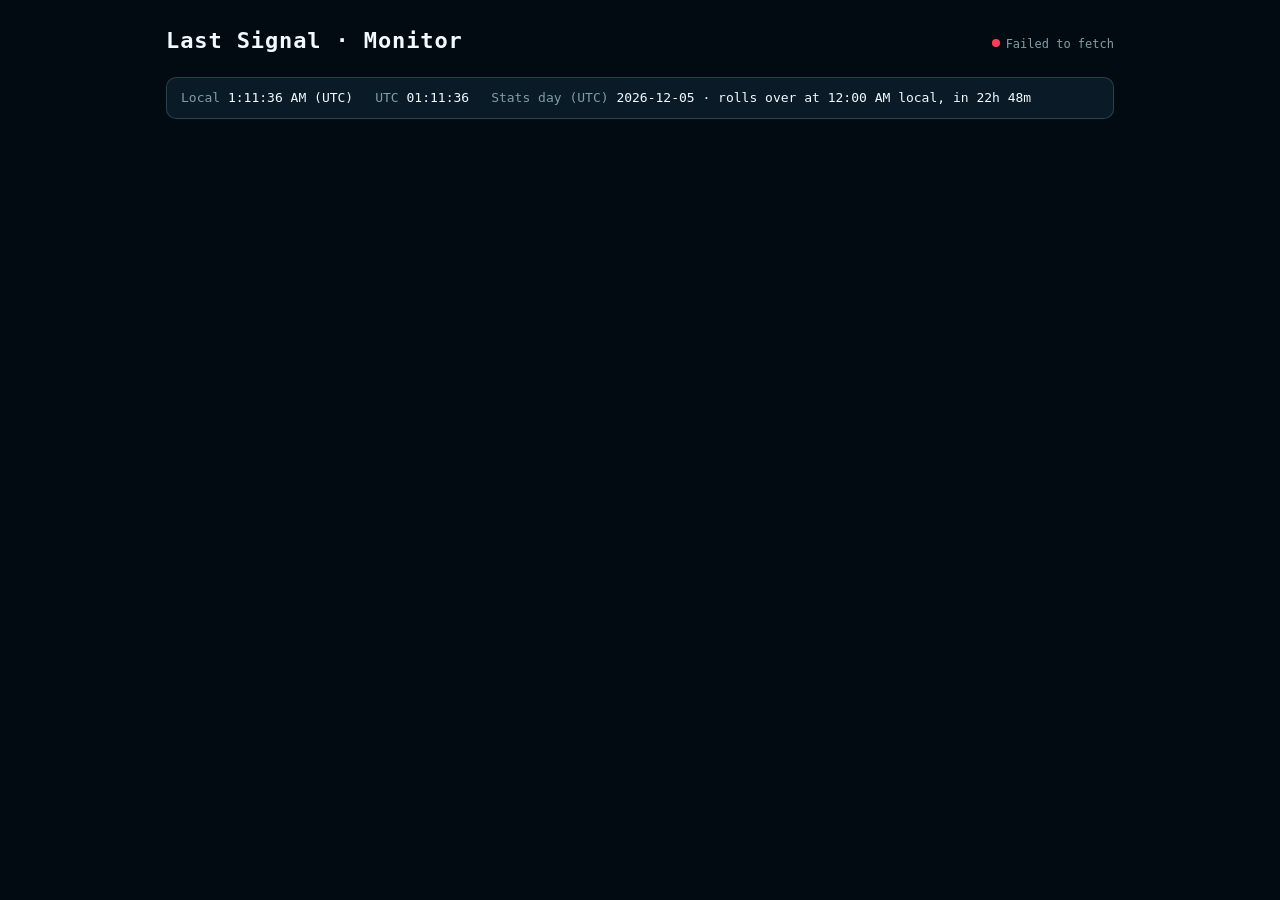
<file: monitor.html>
<!doctype html>
<html lang="en">
<head>
<meta charset="utf-8"><meta http-equiv="Content-Security-Policy" content="default-src 'self'; script-src 'sha256-P4iDErWE9c5iVfI3O8LbZyMPMcu/NGYx5+QiJqAUb48='; style-src 'self' 'unsafe-inline'; font-src 'self' data:; img-src 'self' data: blob:; media-src 'self' data: blob:; connect-src 'self' https://lastsignal-173b0-default-rtdb.firebaseio.com https://identitytoolkit.googleapis.com https://securetoken.googleapis.com; object-src 'none'; base-uri 'none'; form-action 'none'">
<meta name="viewport" content="width=device-width,initial-scale=1">
<meta name="color-scheme" content="dark">
<meta name="robots" content="noindex">
<link rel="icon" type="image/png" sizes="32x32" href="assets/brand/icon-32.png">
<link rel="apple-touch-icon" href="assets/brand/icon-180.png">
<title>Last Signal Monitor</title>
<style>
:root { --bg: #030b12; --panel: #0a1a26; --edge: rgba(113,217,214,.22); --ink: #c3dce2; --dim: #7f9ea6; --white: #f0fbff; --accent: #61f5c0; --amber: #ffb000; --hot: #ff3b5c; --cyan: #7ff7ff; }
* { box-sizing: border-box; }
body { margin: 0; background: var(--bg); color: var(--ink); font: 14px/1.5 ui-monospace, Menlo, Consolas, monospace; }
main { max-width: 980px; margin: 0 auto; padding: 24px 16px 48px; }
header { display: flex; flex-wrap: wrap; align-items: baseline; justify-content: space-between; gap: 8px; margin-bottom: 20px; }
h1 { margin: 0; font-size: 22px; color: var(--white); letter-spacing: .04em; }
h2 { margin: 28px 0 10px; font-size: 11px; letter-spacing: .2em; text-transform: uppercase; color: var(--dim); font-weight: normal; }
.status { font-size: 12px; color: var(--dim); }
.clock { display: flex; flex-wrap: wrap; gap: 8px 22px; background: var(--panel); border: 1px solid var(--edge); border-radius: 10px; padding: 10px 14px; margin-bottom: 4px; font-size: 13px; }
.clock span { color: var(--dim); }
.clock b { color: var(--white); font-weight: normal; font-variant-numeric: tabular-nums; }
td .utc { display: block; color: var(--dim); font-size: 11px; }
.status .dot { display: inline-block; width: 8px; height: 8px; border-radius: 50%; background: var(--dim); margin-right: 6px; vertical-align: 1px; }
.status.live .dot { background: var(--accent); box-shadow: 0 0 8px var(--accent); }
.status.err .dot { background: var(--hot); }
.tiles { display: grid; grid-template-columns: repeat(auto-fit, minmax(150px, 1fr)); gap: 10px; }
.tile { background: var(--panel); border: 1px solid var(--edge); border-radius: 10px; padding: 14px; }
.tile .k { font-size: 11px; letter-spacing: .12em; text-transform: uppercase; color: var(--dim); }
.tile .v { font-size: 30px; color: var(--white); font-variant-numeric: tabular-nums; line-height: 1.2; margin-top: 4px; }
.tile .s { font-size: 12px; color: var(--dim); }
.tile.big { grid-column: span 2; border-color: rgba(97,245,192,.45); }
.tile.big .v { font-size: 48px; color: var(--accent); }
.chart { background: var(--panel); border: 1px solid var(--edge); border-radius: 10px; padding: 14px; }
.chart svg { width: 100%; height: auto; display: block; }
.legend { display: flex; gap: 16px; font-size: 12px; color: var(--dim); margin-top: 6px; }
.legend i { display: inline-block; width: 10px; height: 10px; border-radius: 2px; margin-right: 6px; vertical-align: -1px; }
table { width: 100%; border-collapse: collapse; background: var(--panel); border: 1px solid var(--edge); border-radius: 10px; overflow: hidden; }
th, td { text-align: left; padding: 8px 12px; border-bottom: 1px solid rgba(113,217,214,.1); font-size: 13px; vertical-align: top; }
th { color: var(--dim); font-weight: normal; font-size: 11px; letter-spacing: .1em; text-transform: uppercase; }
td.n { text-align: right; font-variant-numeric: tabular-nums; }
.empty { background: var(--panel); border: 1px dashed var(--edge); border-radius: 10px; padding: 16px; color: var(--dim); }
.setup { background: var(--panel); border: 1px solid rgba(255,176,0,.4); border-radius: 10px; padding: 18px; }
.setup b { color: var(--amber); font-weight: normal; }
code { color: var(--cyan); }
@media (max-width: 520px) { .tile.big { grid-column: span 1; } .tile.big .v { font-size: 40px; } }
</style>
</head>
<body>
<main>
  <header>
    <h1>Last Signal · Monitor</h1>
    <span class="status" id="status"><span class="dot"></span><span id="statusText">Connecting…</span></span>
  </header>
  <div class="clock" id="clock"></div>
  <div id="app"></div>
</main>
<script>
const CONFIG = {"database_url": "https://lastsignal-173b0-default-rtdb.firebaseio.com", "heartbeat_seconds": 30, "api_key": "AIzaSyBhdp0bpM3oL1AiuikvsUq9yhFaoVLRJp4"};
(() => {
'use strict';
const base = String(CONFIG.database_url || '').replace(/\/+$/, '');
const beat = Math.max(15, CONFIG.heartbeat_seconds || 30);
const app = document.getElementById('app');
const el = (tag, cls, text) => { const e = document.createElement(tag); if (cls) e.className = cls; if (text != null) e.textContent = text; return e; };
const dayKey = d => d.toISOString().slice(0, 10);
const TZ = (() => { try { return Intl.DateTimeFormat().resolvedOptions().timeZone || 'local'; } catch (_) { return 'local'; } })();
const tLocal = (d, sec) => d.toLocaleTimeString([], { hour: 'numeric', minute: '2-digit', second: sec ? '2-digit' : undefined });
const tUTC = (d, sec) => d.toISOString().slice(11, sec ? 19 : 16);
// the stats day follows UTC; show when it rolls over on the viewer's clock
function utcDayEnd() { const n = new Date(); return new Date(Date.UTC(n.getUTCFullYear(), n.getUTCMonth(), n.getUTCDate() + 1)); }
function renderClock() {
  const c = document.getElementById('clock'); if (!c) return;
  const now = new Date(), end = utcDayEnd(), left = Math.max(0, end - now), h = Math.floor(left / 36e5), m = Math.floor(left % 36e5 / 6e4);
  c.textContent = '';
  const item = (label, value) => { const s = el('span', null, label + ' '); s.append(el('b', null, value)); c.append(s); };
  item('Local', `${tLocal(now, true)} (${TZ})`);
  item('UTC', tUTC(now, true));
  item('Stats day (UTC)', `${dayKey(now)} · rolls over at ${tLocal(end)} local, in ${h}h ${String(m).padStart(2, '0')}m`);
}
renderClock(); setInterval(renderClock, 1000);
const fmtDur = s => { s = Math.round(s); return s >= 60 ? `${Math.floor(s / 60)}m ${String(s % 60).padStart(2, '0')}s` : `${s}s`; };
const get = path => fetch(`${base}/${path}.json`, { cache: 'no-store' }).then(r => { if (!r.ok) throw new Error(r.status === 401 ? 'The database refused the read. Check the rules were published.' : 'HTTP ' + r.status); return r.json(); });
function status(kind, text) { const s = document.getElementById('status'); s.className = 'status ' + kind; document.getElementById('statusText').textContent = text; }

if (!base) {
  status('', 'Not set up');
  const box = el('div', 'setup');
  box.append(el('p', null, 'Telemetry is off: the game has no database address yet.'));
  const p = el('p'); p.append('Create the free Firebase database described in '); const c = el('code', null, 'docs/MONITORING.md'); p.append(c, ', put its address in '); p.append(el('code', null, 'data/telemetry.json'), ', then rebuild and push.'); box.append(p);
  app.append(box);
  return;
}

let history = [], lastHistory = 0;
async function loadHistory() {
  const days = []; for (let i = 13; i >= 0; i--) { const d = new Date(Date.now() - i * 864e5); days.push(dayKey(d)); }
  const rows = await Promise.all(days.map(d => get(`stats/${d}`).then(v => [d, v || {}])));
  history = rows; lastHistory = Date.now();
}

function bars(rows) {
  const W = Math.round(Math.max(300, Math.min(900, app.clientWidth - 30))), H = 180, pad = 26, n = rows.length, bw = (W - pad) / n, every = W < 480 ? 3 : 2;
  const devices = rows.map(([, v]) => Object.keys(v.devices || {}).length), runs = rows.map(([, v]) => v.runs || 0);
  const max = Math.max(2, Math.ceil(Math.max(...devices, ...runs) / 2) * 2);
  const ns = 'http://www.w3.org/2000/svg', svg = document.createElementNS(ns, 'svg');
  svg.setAttribute('viewBox', `0 0 ${W} ${H}`); svg.setAttribute('role', 'img'); svg.setAttribute('aria-label', 'Players and runs per day, last 14 days');
  const add = (t, a) => { const e = document.createElementNS(ns, t); for (const k in a) e.setAttribute(k, a[k]); svg.appendChild(e); return e; };
  for (let g = 0; g <= 2; g++) { const y = H - 20 - (H - 34) * g / 2; add('line', { x1: pad, x2: W, y1: y, y2: y, stroke: 'rgba(113,217,214,.12)' }); add('text', { x: 0, y: y + 4, fill: '#7f9ea6', 'font-size': 11 }).textContent = Math.round(max * g / 2); }
  rows.forEach(([d], i) => {
    const x = pad + i * bw, h1 = (H - 34) * devices[i] / max, h2 = (H - 34) * runs[i] / max;
    add('rect', { x: x + bw * .14, y: H - 20 - h1, width: bw * .34, height: h1, fill: '#61f5c0', rx: 2 }).appendChild(document.createElementNS(ns, 'title')).textContent = `${d}: ${devices[i]} players`;
    add('rect', { x: x + bw * .52, y: H - 20 - h2, width: bw * .34, height: h2, fill: '#ffb000', rx: 2 }).appendChild(document.createElementNS(ns, 'title')).textContent = `${d}: ${runs[i]} runs`;
    if ((n - 1 - i) % every === 0) add('text', { x: i === n - 1 ? W - 2 : x + bw / 2, y: H - 4, fill: '#7f9ea6', 'font-size': 11, 'text-anchor': i === n - 1 ? 'end' : 'middle' }).textContent = d.slice(5);
  });
  return svg;
}

async function refresh() {
  try {
    if (Date.now() - lastHistory > 60000 || !history.length) await loadHistory();
    const today = dayKey(new Date());
    const [presence, todayStats, errors] = await Promise.all([get('presence'), get(`stats/${today}`), get(`errors/${today}`)]);
    history[history.length - 1] = [today, todayStats || {}];
    const now = Date.now(), live = Object.entries(presence || {}).filter(([, p]) => p && now - (p.t || 0) < beat * 3000);
    const playing = live.filter(([, p]) => p.s === 'play').length, tg = live.filter(([, p]) => p.tg).length;
    const versions = {}; for (const [, p] of live) versions[p.v || '?'] = (versions[p.v || '?'] || 0) + 1;
    const T = todayStats || {}, devices = Object.keys(T.devices || {}).length;

    app.textContent = '';
    const tiles = el('div', 'tiles');
    const tile = (k, v, s, cls) => { const t = el('div', 'tile' + (cls ? ' ' + cls : '')); t.append(el('div', 'k', k), el('div', 'v', String(v))); if (s) t.append(el('div', 's', s)); tiles.append(t); };
    tile('Online now', live.length, `${playing} in a run · ${live.length - playing} in menus · ${tg} in Telegram`, 'big');
    tile('Players today', devices, `unique devices · UTC day ${today}`);
    tile('Runs today', T.runs || 0, `${T.finished || 0} finished · ${T.wins || 0} won`);
    tile('Average run', T.finished ? fmtDur((T.secs || 0) / T.finished) : '–', 'finished runs today');
    tile('Errors today', T.errors || 0, T.errors ? 'see below' : 'all clear');
    tile('Feedback today', T.feedback || 0, T.feedback ? 'read it in the Firebase console → Data → feedback' : 'none yet');
    app.append(el('h2', null, 'Now'), tiles);

    app.append(el('h2', null, 'Last 14 days (UTC days)'));
    const ch = el('div', 'chart'); ch.append(bars(history));
    const lg = el('div', 'legend'); const a = el('span'); const ai = el('i'); ai.style.background = '#61f5c0'; a.append(ai, 'Players'); const b = el('span'); const bi = el('i'); bi.style.background = '#ffb000'; b.append(bi, 'Runs'); lg.append(a, b); ch.append(lg);
    app.append(ch);

    if (live.length) {
      app.append(el('h2', null, 'Versions online'));
      const t = el('table'); const hr = el('tr'); hr.append(el('th', null, 'Version'), el('th', null, 'Players')); t.append(hr);
      for (const [v, n] of Object.entries(versions).sort((x, y) => y[1] - x[1])) { const r = el('tr'); r.append(el('td', null, v)); const c = el('td', 'n', String(n)); r.append(c); t.append(r); }
      app.append(t);
    }

    app.append(el('h2', null, 'Errors today'));
    const errs = Object.values(errors || {}).sort((x, y) => (y.t || 0) - (x.t || 0)).slice(0, 20);
    if (!errs.length) app.append(el('div', 'empty', 'No errors reported today.'));
    else {
      const t = el('table'); const hr = el('tr'); hr.append(el('th', null, 'Time (local / UTC)'), el('th', null, 'Error'), el('th', null, 'Device'), el('th', null, 'Version')); t.append(hr);
      for (const e of errs) { const r = el('tr'); const tc = el('td', null, e.t ? tLocal(new Date(e.t), true) : ''); if (e.t) tc.append(el('span', 'utc', tUTC(new Date(e.t), true) + ' UTC')); r.append(tc, el('td', null, e.m || ''), el('td', null, e.ua || ''), el('td', null, e.v || '')); t.append(r); }
      app.append(t);
    }
    { const n = new Date(); status('live', `Live · updated ${tLocal(n, true)} local · ${tUTC(n, true)} UTC`); }
    // tidy: presence entries older than a day belong to closed apps that never said goodbye
    for (const [id, p] of Object.entries(presence || {})) if (!p || now - (p.t || 0) > 864e5) fetch(`${base}/presence/${id}.json`, { method: 'DELETE' }).catch(() => {});
  } catch (e) {
    status('err', String(e.message || e));
  }
}
refresh(); setInterval(refresh, 15000);
})();
</script>
</body>
</html>
</file>
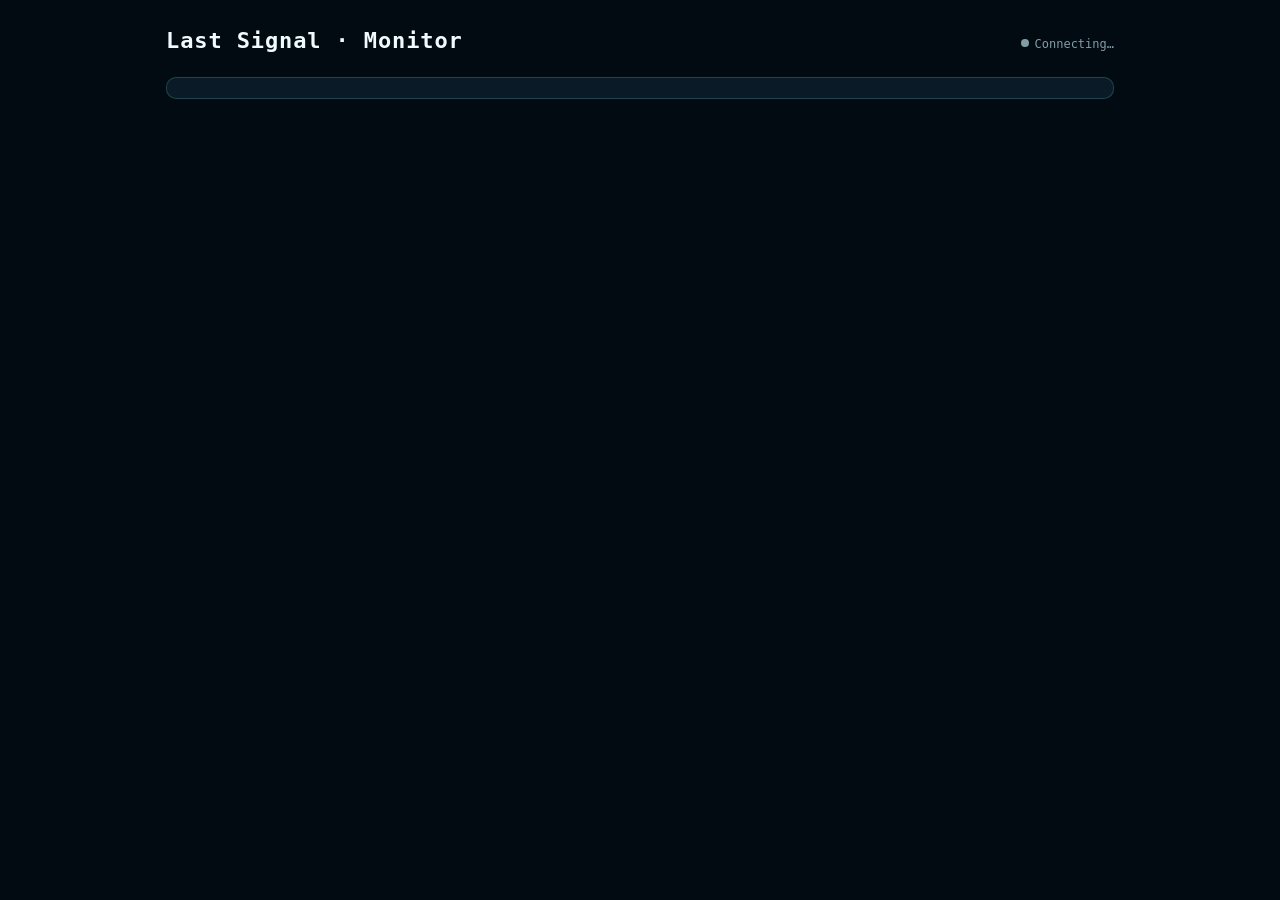
<file: src/monitor.html>
<!doctype html>
<html lang="en">
<head>
<meta charset="utf-8">
<meta name="viewport" content="width=device-width,initial-scale=1">
<meta name="color-scheme" content="dark">
<meta name="robots" content="noindex">
<link rel="icon" type="image/png" sizes="32x32" href="assets/brand/icon-32.png">
<link rel="apple-touch-icon" href="assets/brand/icon-180.png">
<title>Last Signal Monitor</title>
<style>
:root { --bg: #030b12; --panel: #0a1a26; --edge: rgba(113,217,214,.22); --ink: #c3dce2; --dim: #7f9ea6; --white: #f0fbff; --accent: #61f5c0; --amber: #ffb000; --hot: #ff3b5c; --cyan: #7ff7ff; }
* { box-sizing: border-box; }
body { margin: 0; background: var(--bg); color: var(--ink); font: 14px/1.5 ui-monospace, Menlo, Consolas, monospace; }
main { max-width: 980px; margin: 0 auto; padding: 24px 16px 48px; }
header { display: flex; flex-wrap: wrap; align-items: baseline; justify-content: space-between; gap: 8px; margin-bottom: 20px; }
h1 { margin: 0; font-size: 22px; color: var(--white); letter-spacing: .04em; }
h2 { margin: 28px 0 10px; font-size: 11px; letter-spacing: .2em; text-transform: uppercase; color: var(--dim); font-weight: normal; }
.status { font-size: 12px; color: var(--dim); }
.clock { display: flex; flex-wrap: wrap; gap: 8px 22px; background: var(--panel); border: 1px solid var(--edge); border-radius: 10px; padding: 10px 14px; margin-bottom: 4px; font-size: 13px; }
.clock span { color: var(--dim); }
.clock b { color: var(--white); font-weight: normal; font-variant-numeric: tabular-nums; }
td .utc { display: block; color: var(--dim); font-size: 11px; }
.status .dot { display: inline-block; width: 8px; height: 8px; border-radius: 50%; background: var(--dim); margin-right: 6px; vertical-align: 1px; }
.status.live .dot { background: var(--accent); box-shadow: 0 0 8px var(--accent); }
.status.err .dot { background: var(--hot); }
.tiles { display: grid; grid-template-columns: repeat(auto-fit, minmax(150px, 1fr)); gap: 10px; }
.tile { background: var(--panel); border: 1px solid var(--edge); border-radius: 10px; padding: 14px; }
.tile .k { font-size: 11px; letter-spacing: .12em; text-transform: uppercase; color: var(--dim); }
.tile .v { font-size: 30px; color: var(--white); font-variant-numeric: tabular-nums; line-height: 1.2; margin-top: 4px; }
.tile .s { font-size: 12px; color: var(--dim); }
.tile.big { grid-column: span 2; border-color: rgba(97,245,192,.45); }
.tile.big .v { font-size: 48px; color: var(--accent); }
.chart { background: var(--panel); border: 1px solid var(--edge); border-radius: 10px; padding: 14px; }
.chart svg { width: 100%; height: auto; display: block; }
.legend { display: flex; gap: 16px; font-size: 12px; color: var(--dim); margin-top: 6px; }
.legend i { display: inline-block; width: 10px; height: 10px; border-radius: 2px; margin-right: 6px; vertical-align: -1px; }
table { width: 100%; border-collapse: collapse; background: var(--panel); border: 1px solid var(--edge); border-radius: 10px; overflow: hidden; }
th, td { text-align: left; padding: 8px 12px; border-bottom: 1px solid rgba(113,217,214,.1); font-size: 13px; vertical-align: top; }
th { color: var(--dim); font-weight: normal; font-size: 11px; letter-spacing: .1em; text-transform: uppercase; }
td.n { text-align: right; font-variant-numeric: tabular-nums; }
.empty { background: var(--panel); border: 1px dashed var(--edge); border-radius: 10px; padding: 16px; color: var(--dim); }
.setup { background: var(--panel); border: 1px solid rgba(255,176,0,.4); border-radius: 10px; padding: 18px; }
.setup b { color: var(--amber); font-weight: normal; }
code { color: var(--cyan); }
@media (max-width: 520px) { .tile.big { grid-column: span 1; } .tile.big .v { font-size: 40px; } }
</style>
</head>
<body>
<main>
  <header>
    <h1>Last Signal · Monitor</h1>
    <span class="status" id="status"><span class="dot"></span><span id="statusText">Connecting…</span></span>
  </header>
  <div class="clock" id="clock"></div>
  <div id="app"></div>
</main>
<script>
/*@@MONITOR_CONFIG@@*/
(() => {
'use strict';
const base = String(CONFIG.database_url || '').replace(/\/+$/, '');
const beat = Math.max(15, CONFIG.heartbeat_seconds || 30);
const app = document.getElementById('app');
const el = (tag, cls, text) => { const e = document.createElement(tag); if (cls) e.className = cls; if (text != null) e.textContent = text; return e; };
const dayKey = d => d.toISOString().slice(0, 10);
const TZ = (() => { try { return Intl.DateTimeFormat().resolvedOptions().timeZone || 'local'; } catch (_) { return 'local'; } })();
const tLocal = (d, sec) => d.toLocaleTimeString([], { hour: 'numeric', minute: '2-digit', second: sec ? '2-digit' : undefined });
const tUTC = (d, sec) => d.toISOString().slice(11, sec ? 19 : 16);
// the stats day follows UTC; show when it rolls over on the viewer's clock
function utcDayEnd() { const n = new Date(); return new Date(Date.UTC(n.getUTCFullYear(), n.getUTCMonth(), n.getUTCDate() + 1)); }
function renderClock() {
  const c = document.getElementById('clock'); if (!c) return;
  const now = new Date(), end = utcDayEnd(), left = Math.max(0, end - now), h = Math.floor(left / 36e5), m = Math.floor(left % 36e5 / 6e4);
  c.textContent = '';
  const item = (label, value) => { const s = el('span', null, label + ' '); s.append(el('b', null, value)); c.append(s); };
  item('Local', `${tLocal(now, true)} (${TZ})`);
  item('UTC', tUTC(now, true));
  item('Stats day (UTC)', `${dayKey(now)} · rolls over at ${tLocal(end)} local, in ${h}h ${String(m).padStart(2, '0')}m`);
}
renderClock(); setInterval(renderClock, 1000);
const fmtDur = s => { s = Math.round(s); return s >= 60 ? `${Math.floor(s / 60)}m ${String(s % 60).padStart(2, '0')}s` : `${s}s`; };
const get = path => fetch(`${base}/${path}.json`, { cache: 'no-store' }).then(r => { if (!r.ok) throw new Error(r.status === 401 ? 'The database refused the read. Check the rules were published.' : 'HTTP ' + r.status); return r.json(); });
function status(kind, text) { const s = document.getElementById('status'); s.className = 'status ' + kind; document.getElementById('statusText').textContent = text; }

if (!base) {
  status('', 'Not set up');
  const box = el('div', 'setup');
  box.append(el('p', null, 'Telemetry is off: the game has no database address yet.'));
  const p = el('p'); p.append('Create the free Firebase database described in '); const c = el('code', null, 'docs/MONITORING.md'); p.append(c, ', put its address in '); p.append(el('code', null, 'data/telemetry.json'), ', then rebuild and push.'); box.append(p);
  app.append(box);
  return;
}

let history = [], lastHistory = 0;
async function loadHistory() {
  const days = []; for (let i = 13; i >= 0; i--) { const d = new Date(Date.now() - i * 864e5); days.push(dayKey(d)); }
  const rows = await Promise.all(days.map(d => get(`stats/${d}`).then(v => [d, v || {}])));
  history = rows; lastHistory = Date.now();
}

function bars(rows) {
  const W = Math.round(Math.max(300, Math.min(900, app.clientWidth - 30))), H = 180, pad = 26, n = rows.length, bw = (W - pad) / n, every = W < 480 ? 3 : 2;
  const devices = rows.map(([, v]) => Object.keys(v.devices || {}).length), runs = rows.map(([, v]) => v.runs || 0);
  const max = Math.max(2, Math.ceil(Math.max(...devices, ...runs) / 2) * 2);
  const ns = 'http://www.w3.org/2000/svg', svg = document.createElementNS(ns, 'svg');
  svg.setAttribute('viewBox', `0 0 ${W} ${H}`); svg.setAttribute('role', 'img'); svg.setAttribute('aria-label', 'Players and runs per day, last 14 days');
  const add = (t, a) => { const e = document.createElementNS(ns, t); for (const k in a) e.setAttribute(k, a[k]); svg.appendChild(e); return e; };
  for (let g = 0; g <= 2; g++) { const y = H - 20 - (H - 34) * g / 2; add('line', { x1: pad, x2: W, y1: y, y2: y, stroke: 'rgba(113,217,214,.12)' }); add('text', { x: 0, y: y + 4, fill: '#7f9ea6', 'font-size': 11 }).textContent = Math.round(max * g / 2); }
  rows.forEach(([d], i) => {
    const x = pad + i * bw, h1 = (H - 34) * devices[i] / max, h2 = (H - 34) * runs[i] / max;
    add('rect', { x: x + bw * .14, y: H - 20 - h1, width: bw * .34, height: h1, fill: '#61f5c0', rx: 2 }).appendChild(document.createElementNS(ns, 'title')).textContent = `${d}: ${devices[i]} players`;
    add('rect', { x: x + bw * .52, y: H - 20 - h2, width: bw * .34, height: h2, fill: '#ffb000', rx: 2 }).appendChild(document.createElementNS(ns, 'title')).textContent = `${d}: ${runs[i]} runs`;
    if ((n - 1 - i) % every === 0) add('text', { x: i === n - 1 ? W - 2 : x + bw / 2, y: H - 4, fill: '#7f9ea6', 'font-size': 11, 'text-anchor': i === n - 1 ? 'end' : 'middle' }).textContent = d.slice(5);
  });
  return svg;
}

async function refresh() {
  try {
    if (Date.now() - lastHistory > 60000 || !history.length) await loadHistory();
    const today = dayKey(new Date());
    const [presence, todayStats, errors] = await Promise.all([get('presence'), get(`stats/${today}`), get(`errors/${today}`)]);
    history[history.length - 1] = [today, todayStats || {}];
    const now = Date.now(), live = Object.entries(presence || {}).filter(([, p]) => p && now - (p.t || 0) < beat * 3000);
    const playing = live.filter(([, p]) => p.s === 'play').length, tg = live.filter(([, p]) => p.tg).length;
    const versions = {}; for (const [, p] of live) versions[p.v || '?'] = (versions[p.v || '?'] || 0) + 1;
    const T = todayStats || {}, devices = Object.keys(T.devices || {}).length;

    app.textContent = '';
    const tiles = el('div', 'tiles');
    const tile = (k, v, s, cls) => { const t = el('div', 'tile' + (cls ? ' ' + cls : '')); t.append(el('div', 'k', k), el('div', 'v', String(v))); if (s) t.append(el('div', 's', s)); tiles.append(t); };
    tile('Online now', live.length, `${playing} in a run · ${live.length - playing} in menus · ${tg} in Telegram`, 'big');
    tile('Players today', devices, `unique devices · UTC day ${today}`);
    tile('Runs today', T.runs || 0, `${T.finished || 0} finished · ${T.wins || 0} won`);
    tile('Average run', T.finished ? fmtDur((T.secs || 0) / T.finished) : '–', 'finished runs today');
    tile('Errors today', T.errors || 0, T.errors ? 'see below' : 'all clear');
    tile('Feedback today', T.feedback || 0, T.feedback ? 'read it in the Firebase console → Data → feedback' : 'none yet');
    app.append(el('h2', null, 'Now'), tiles);

    app.append(el('h2', null, 'Last 14 days (UTC days)'));
    const ch = el('div', 'chart'); ch.append(bars(history));
    const lg = el('div', 'legend'); const a = el('span'); const ai = el('i'); ai.style.background = '#61f5c0'; a.append(ai, 'Players'); const b = el('span'); const bi = el('i'); bi.style.background = '#ffb000'; b.append(bi, 'Runs'); lg.append(a, b); ch.append(lg);
    app.append(ch);

    if (live.length) {
      app.append(el('h2', null, 'Versions online'));
      const t = el('table'); const hr = el('tr'); hr.append(el('th', null, 'Version'), el('th', null, 'Players')); t.append(hr);
      for (const [v, n] of Object.entries(versions).sort((x, y) => y[1] - x[1])) { const r = el('tr'); r.append(el('td', null, v)); const c = el('td', 'n', String(n)); r.append(c); t.append(r); }
      app.append(t);
    }

    app.append(el('h2', null, 'Errors today'));
    const errs = Object.values(errors || {}).sort((x, y) => (y.t || 0) - (x.t || 0)).slice(0, 20);
    if (!errs.length) app.append(el('div', 'empty', 'No errors reported today.'));
    else {
      const t = el('table'); const hr = el('tr'); hr.append(el('th', null, 'Time (local / UTC)'), el('th', null, 'Error'), el('th', null, 'Device'), el('th', null, 'Version')); t.append(hr);
      for (const e of errs) { const r = el('tr'); const tc = el('td', null, e.t ? tLocal(new Date(e.t), true) : ''); if (e.t) tc.append(el('span', 'utc', tUTC(new Date(e.t), true) + ' UTC')); r.append(tc, el('td', null, e.m || ''), el('td', null, e.ua || ''), el('td', null, e.v || '')); t.append(r); }
      app.append(t);
    }
    { const n = new Date(); status('live', `Live · updated ${tLocal(n, true)} local · ${tUTC(n, true)} UTC`); }
    // tidy: presence entries older than a day belong to closed apps that never said goodbye
    for (const [id, p] of Object.entries(presence || {})) if (!p || now - (p.t || 0) > 864e5) fetch(`${base}/presence/${id}.json`, { method: 'DELETE' }).catch(() => {});
  } catch (e) {
    status('err', String(e.message || e));
  }
}
refresh(); setInterval(refresh, 15000);
})();
</script>
</body>
</html>
</file>
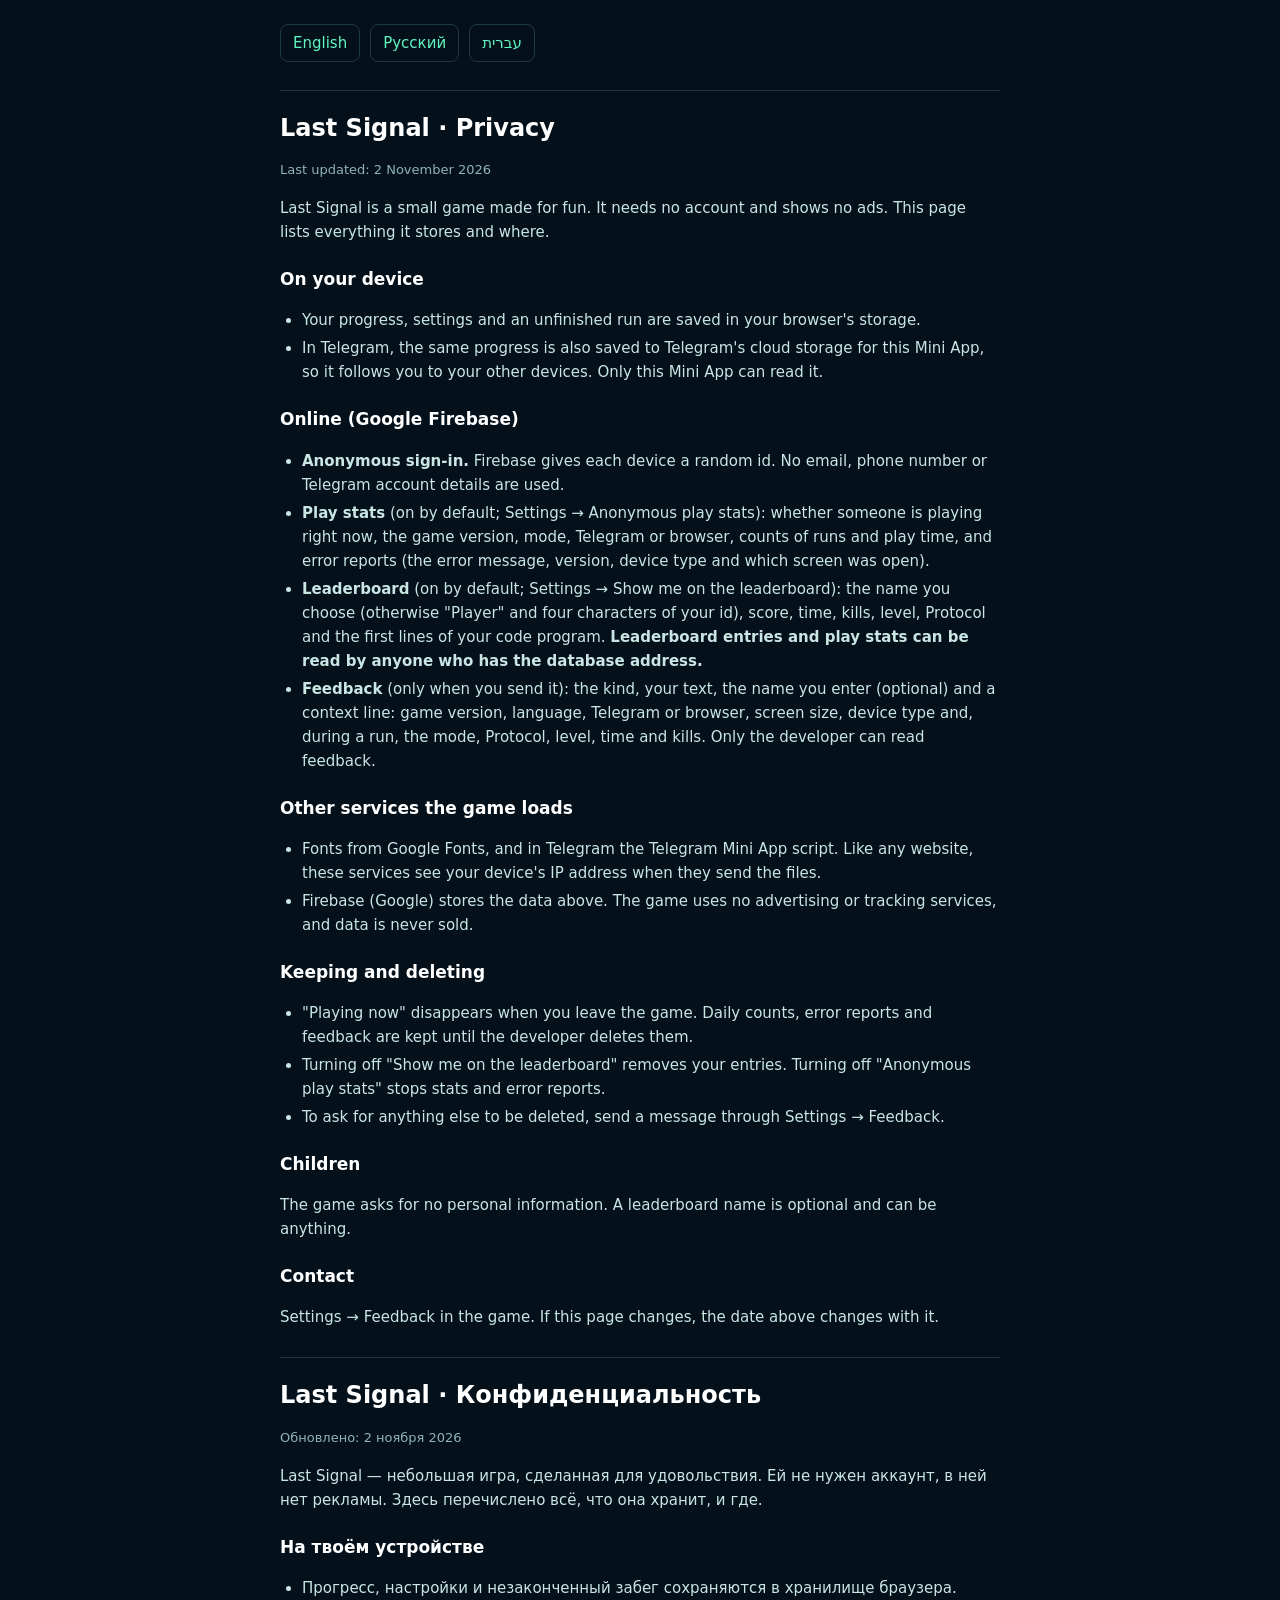
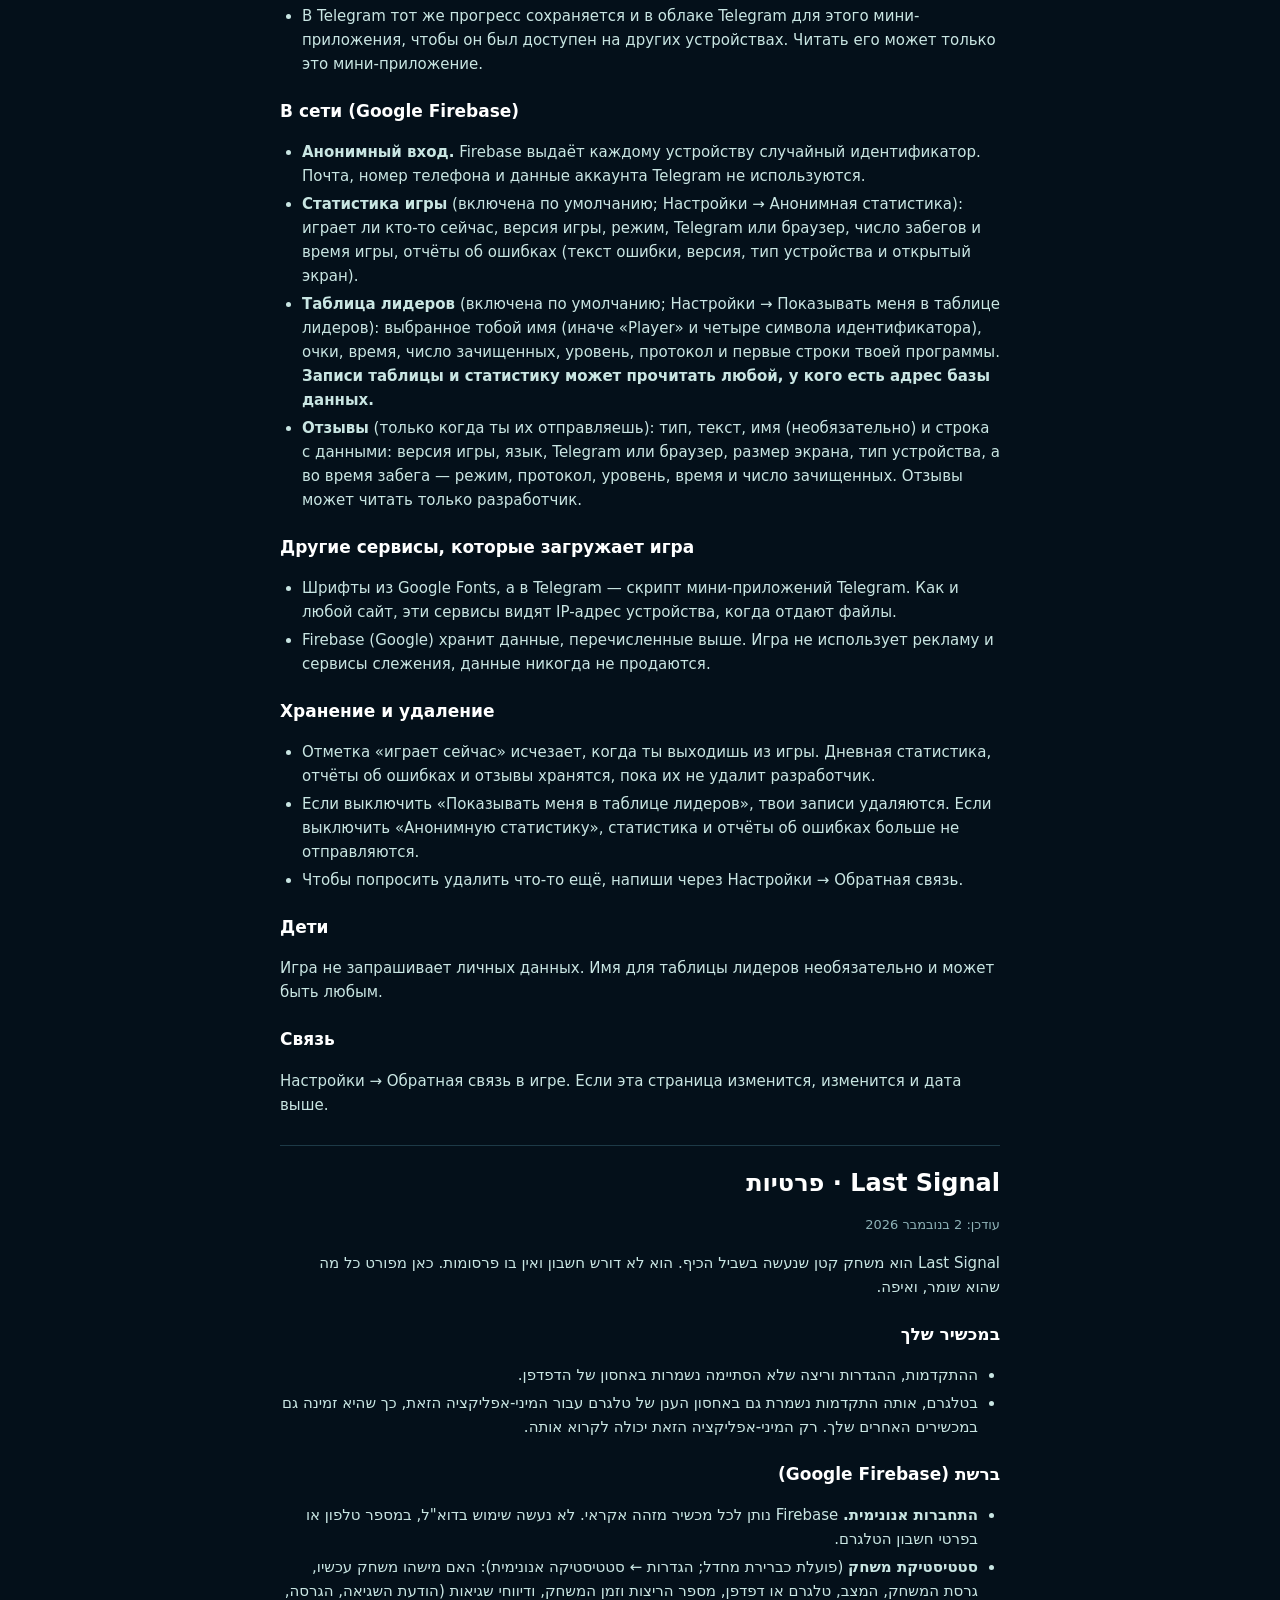
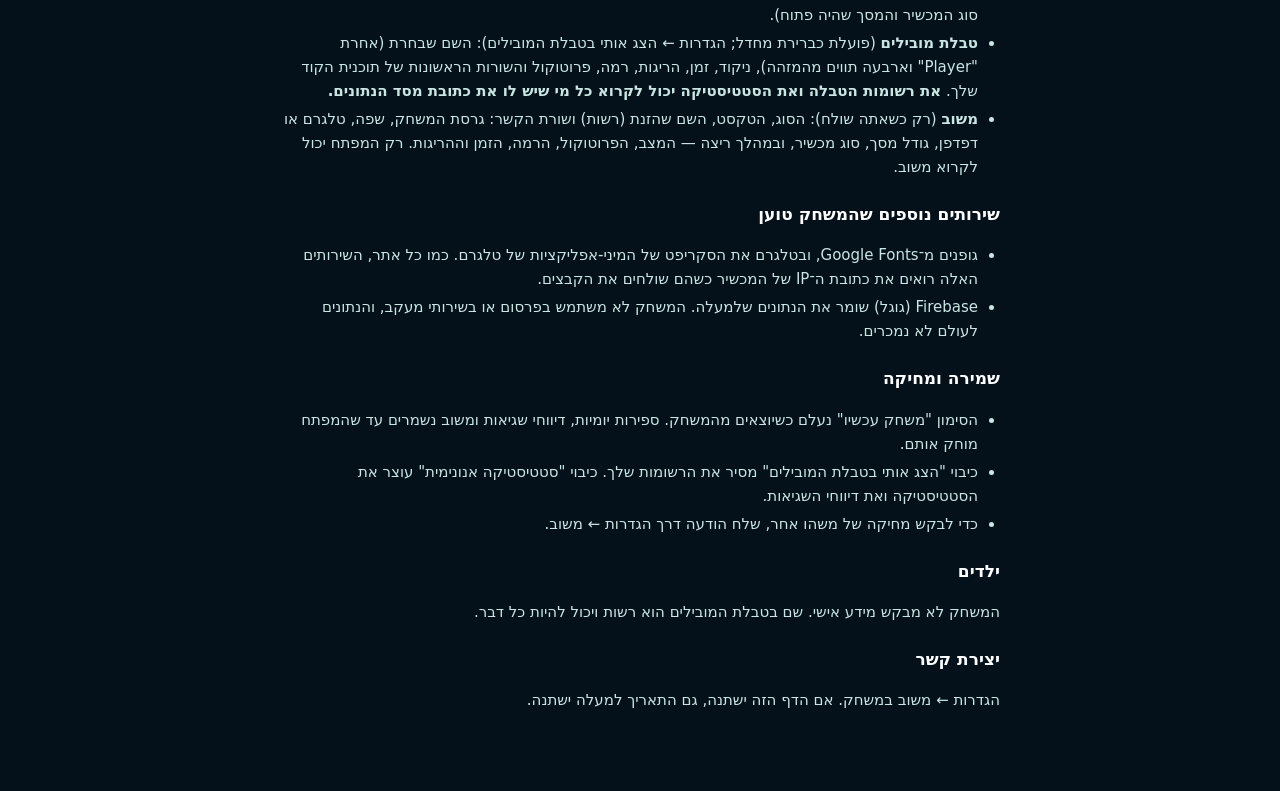
<file: src/privacy.html>
<!doctype html>
<html lang="en">
<head>
<meta charset="utf-8">
<meta name="viewport" content="width=device-width,initial-scale=1">
<meta name="color-scheme" content="dark">
<meta http-equiv="Content-Security-Policy" content="default-src 'none'; style-src 'unsafe-inline'; img-src 'self'">
<link rel="icon" type="image/png" sizes="32x32" href="assets/brand/icon-32.png">
<title>Last Signal · Privacy</title>
<style>
  :root { --bg: #04101a; --ink: #c9e6e3; --dim: #8fb3b8; --accent: #61f5c0; --edge: #1d3a47; }
  body { margin: 0; background: var(--bg); color: var(--ink); font: 15px/1.6 ui-sans-serif, system-ui, -apple-system, "Segoe UI", Arial, sans-serif; }
  main { max-width: 720px; margin: 0 auto; padding: 24px 16px 64px; }
  nav { display: flex; gap: 10px; flex-wrap: wrap; margin-bottom: 18px; }
  nav a { color: var(--accent); border: 1px solid var(--edge); border-radius: 8px; padding: 6px 12px; text-decoration: none; }
  section { border-top: 1px solid var(--edge); padding-top: 18px; margin-top: 28px; }
  h1 { font-size: 24px; margin: 0 0 4px; color: #fff; } h2 { font-size: 17px; color: #fff; margin: 22px 0 6px; }
  .date { color: var(--dim); font-size: 13px; } ul { padding-inline-start: 22px; } li { margin: 4px 0; }
  a { color: var(--accent); } code { font-size: 13px; }
</style>
</head>
<body>
<main>
<nav><a href="#en">English</a><a href="#ru">Русский</a><a href="#he">עברית</a></nav>

<section id="en" lang="en">
<h1>Last Signal · Privacy</h1>
<p class="date">Last updated: 2 November 2026</p>
<p>Last Signal is a small game made for fun. It needs no account and shows no ads. This page lists everything it stores and where.</p>
<h2>On your device</h2>
<ul>
<li>Your progress, settings and an unfinished run are saved in your browser's storage.</li>
<li>In Telegram, the same progress is also saved to Telegram's cloud storage for this Mini App, so it follows you to your other devices. Only this Mini App can read it.</li>
</ul>
<h2>Online (Google Firebase)</h2>
<ul>
<li><b>Anonymous sign-in.</b> Firebase gives each device a random id. No email, phone number or Telegram account details are used.</li>
<li><b>Play stats</b> (on by default; Settings → Anonymous play stats): whether someone is playing right now, the game version, mode, Telegram or browser, counts of runs and play time, and error reports (the error message, version, device type and which screen was open).</li>
<li><b>Leaderboard</b> (on by default; Settings → Show me on the leaderboard): the name you choose (otherwise "Player" and four characters of your id), score, time, kills, level, Protocol and the first lines of your code program. <b>Leaderboard entries and play stats can be read by anyone who has the database address.</b></li>
<li><b>Feedback</b> (only when you send it): the kind, your text, the name you enter (optional) and a context line: game version, language, Telegram or browser, screen size, device type and, during a run, the mode, Protocol, level, time and kills. Only the developer can read feedback.</li>
</ul>
<h2>Other services the game loads</h2>
<ul>
<li>Fonts from Google Fonts, and in Telegram the Telegram Mini App script. Like any website, these services see your device's IP address when they send the files.</li>
<li>Firebase (Google) stores the data above. The game uses no advertising or tracking services, and data is never sold.</li>
</ul>
<h2>Keeping and deleting</h2>
<ul>
<li>"Playing now" disappears when you leave the game. Daily counts, error reports and feedback are kept until the developer deletes them.</li>
<li>Turning off "Show me on the leaderboard" removes your entries. Turning off "Anonymous play stats" stops stats and error reports.</li>
<li>To ask for anything else to be deleted, send a message through Settings → Feedback.</li>
</ul>
<h2>Children</h2>
<p>The game asks for no personal information. A leaderboard name is optional and can be anything.</p>
<h2>Contact</h2>
<p>Settings → Feedback in the game. If this page changes, the date above changes with it.</p>
</section>

<section id="ru" lang="ru">
<h1>Last Signal · Конфиденциальность</h1>
<p class="date">Обновлено: 2 ноября 2026</p>
<p>Last Signal — небольшая игра, сделанная для удовольствия. Ей не нужен аккаунт, в ней нет рекламы. Здесь перечислено всё, что она хранит, и где.</p>
<h2>На твоём устройстве</h2>
<ul>
<li>Прогресс, настройки и незаконченный забег сохраняются в хранилище браузера.</li>
<li>В Telegram тот же прогресс сохраняется и в облаке Telegram для этого мини-приложения, чтобы он был доступен на других устройствах. Читать его может только это мини-приложение.</li>
</ul>
<h2>В сети (Google Firebase)</h2>
<ul>
<li><b>Анонимный вход.</b> Firebase выдаёт каждому устройству случайный идентификатор. Почта, номер телефона и данные аккаунта Telegram не используются.</li>
<li><b>Статистика игры</b> (включена по умолчанию; Настройки → Анонимная статистика): играет ли кто-то сейчас, версия игры, режим, Telegram или браузер, число забегов и время игры, отчёты об ошибках (текст ошибки, версия, тип устройства и открытый экран).</li>
<li><b>Таблица лидеров</b> (включена по умолчанию; Настройки → Показывать меня в таблице лидеров): выбранное тобой имя (иначе «Player» и четыре символа идентификатора), очки, время, число зачищенных, уровень, протокол и первые строки твоей программы. <b>Записи таблицы и статистику может прочитать любой, у кого есть адрес базы данных.</b></li>
<li><b>Отзывы</b> (только когда ты их отправляешь): тип, текст, имя (необязательно) и строка с данными: версия игры, язык, Telegram или браузер, размер экрана, тип устройства, а во время забега — режим, протокол, уровень, время и число зачищенных. Отзывы может читать только разработчик.</li>
</ul>
<h2>Другие сервисы, которые загружает игра</h2>
<ul>
<li>Шрифты из Google Fonts, а в Telegram — скрипт мини-приложений Telegram. Как и любой сайт, эти сервисы видят IP-адрес устройства, когда отдают файлы.</li>
<li>Firebase (Google) хранит данные, перечисленные выше. Игра не использует рекламу и сервисы слежения, данные никогда не продаются.</li>
</ul>
<h2>Хранение и удаление</h2>
<ul>
<li>Отметка «играет сейчас» исчезает, когда ты выходишь из игры. Дневная статистика, отчёты об ошибках и отзывы хранятся, пока их не удалит разработчик.</li>
<li>Если выключить «Показывать меня в таблице лидеров», твои записи удаляются. Если выключить «Анонимную статистику», статистика и отчёты об ошибках больше не отправляются.</li>
<li>Чтобы попросить удалить что-то ещё, напиши через Настройки → Обратная связь.</li>
</ul>
<h2>Дети</h2>
<p>Игра не запрашивает личных данных. Имя для таблицы лидеров необязательно и может быть любым.</p>
<h2>Связь</h2>
<p>Настройки → Обратная связь в игре. Если эта страница изменится, изменится и дата выше.</p>
</section>

<section id="he" lang="he" dir="rtl">
<h1>Last Signal · פרטיות</h1>
<p class="date">עודכן: 2 בנובמבר 2026</p>
<p>Last Signal הוא משחק קטן שנעשה בשביל הכיף. הוא לא דורש חשבון ואין בו פרסומות. כאן מפורט כל מה שהוא שומר, ואיפה.</p>
<h2>במכשיר שלך</h2>
<ul>
<li>ההתקדמות, ההגדרות וריצה שלא הסתיימה נשמרות באחסון של הדפדפן.</li>
<li>בטלגרם, אותה התקדמות נשמרת גם באחסון הענן של טלגרם עבור המיני-אפליקציה הזאת, כך שהיא זמינה גם במכשירים האחרים שלך. רק המיני-אפליקציה הזאת יכולה לקרוא אותה.</li>
</ul>
<h2>ברשת (Google Firebase)</h2>
<ul>
<li><b>התחברות אנונימית.</b> Firebase נותן לכל מכשיר מזהה אקראי. לא נעשה שימוש בדוא"ל, במספר טלפון או בפרטי חשבון הטלגרם.</li>
<li><b>סטטיסטיקת משחק</b> (פועלת כברירת מחדל; הגדרות ← סטטיסטיקה אנונימית): האם מישהו משחק עכשיו, גרסת המשחק, המצב, טלגרם או דפדפן, מספר הריצות וזמן המשחק, ודיווחי שגיאות (הודעת השגיאה, הגרסה, סוג המכשיר והמסך שהיה פתוח).</li>
<li><b>טבלת מובילים</b> (פועלת כברירת מחדל; הגדרות ← הצג אותי בטבלת המובילים): השם שבחרת (אחרת "Player" וארבעה תווים מהמזהה), ניקוד, זמן, הריגות, רמה, פרוטוקול והשורות הראשונות של תוכנית הקוד שלך. <b>את רשומות הטבלה ואת הסטטיסטיקה יכול לקרוא כל מי שיש לו את כתובת מסד הנתונים.</b></li>
<li><b>משוב</b> (רק כשאתה שולח): הסוג, הטקסט, השם שהזנת (רשות) ושורת הקשר: גרסת המשחק, שפה, טלגרם או דפדפן, גודל מסך, סוג מכשיר, ובמהלך ריצה — המצב, הפרוטוקול, הרמה, הזמן וההריגות. רק המפתח יכול לקרוא משוב.</li>
</ul>
<h2>שירותים נוספים שהמשחק טוען</h2>
<ul>
<li>גופנים מ־Google Fonts, ובטלגרם את הסקריפט של המיני-אפליקציות של טלגרם. כמו כל אתר, השירותים האלה רואים את כתובת ה־IP של המכשיר כשהם שולחים את הקבצים.</li>
<li>Firebase (גוגל) שומר את הנתונים שלמעלה. המשחק לא משתמש בפרסום או בשירותי מעקב, והנתונים לעולם לא נמכרים.</li>
</ul>
<h2>שמירה ומחיקה</h2>
<ul>
<li>הסימון "משחק עכשיו" נעלם כשיוצאים מהמשחק. ספירות יומיות, דיווחי שגיאות ומשוב נשמרים עד שהמפתח מוחק אותם.</li>
<li>כיבוי "הצג אותי בטבלת המובילים" מסיר את הרשומות שלך. כיבוי "סטטיסטיקה אנונימית" עוצר את הסטטיסטיקה ואת דיווחי השגיאות.</li>
<li>כדי לבקש מחיקה של משהו אחר, שלח הודעה דרך הגדרות ← משוב.</li>
</ul>
<h2>ילדים</h2>
<p>המשחק לא מבקש מידע אישי. שם בטבלת המובילים הוא רשות ויכול להיות כל דבר.</p>
<h2>יצירת קשר</h2>
<p>הגדרות ← משוב במשחק. אם הדף הזה ישתנה, גם התאריך למעלה ישתנה.</p>
</section>
</main>
</body>
</html>
</file>
